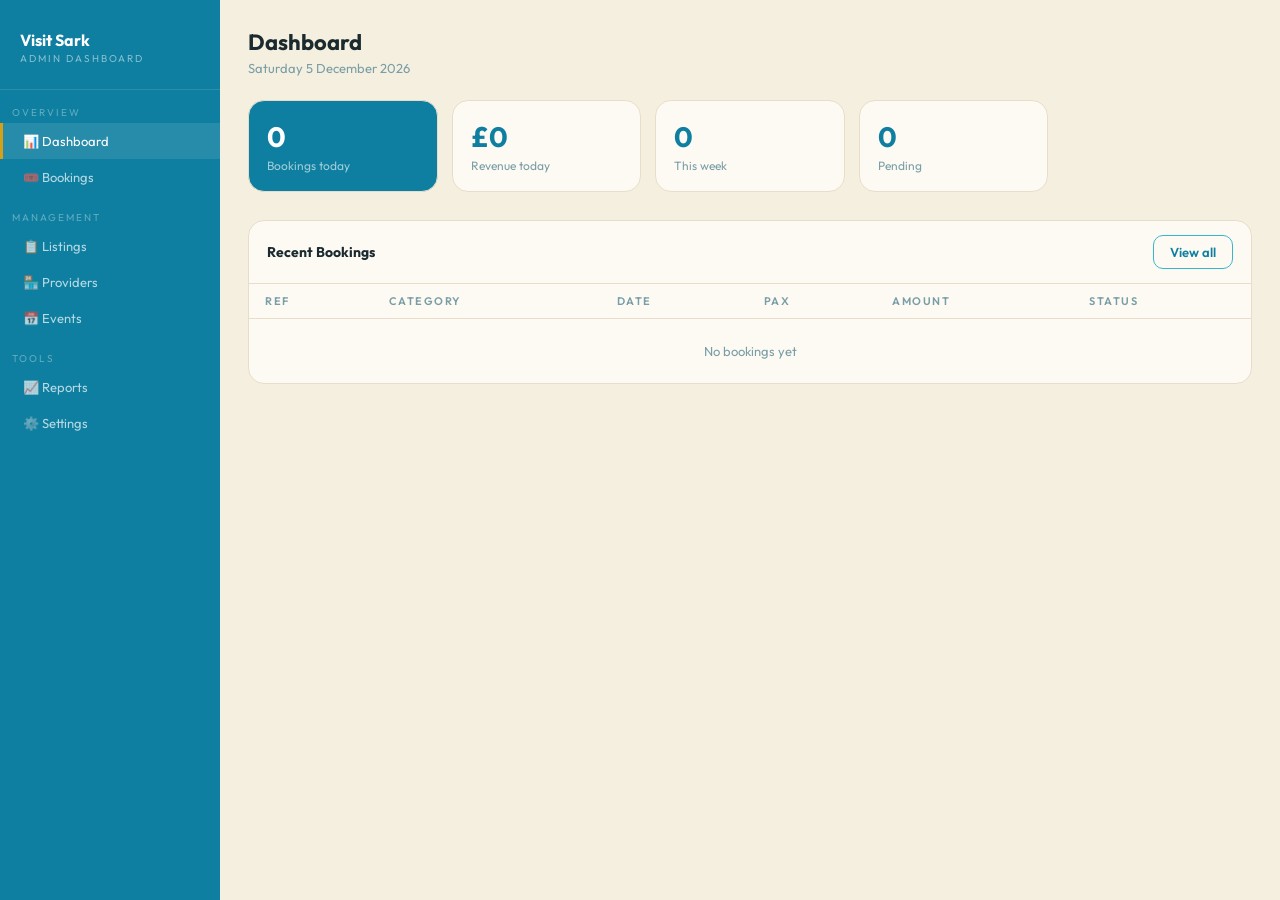
<file: admin.html>
<!DOCTYPE html>
<html lang="en">
<head>
<meta charset="UTF-8">
<meta name="viewport" content="width=device-width, initial-scale=1.0">
<meta name="theme-color" content="#1a9bbc">
<title>Visit Sark — Admin</title>
<link href="https://fonts.googleapis.com/css2?family=Outfit:wght@300;400;500;600;700&display=swap" rel="stylesheet">
<style>
:root {
  --sea: #38b6cc; --sea-deep: #0e7fa0; --sea-pale: #e4f8fb;
  --terra: #c4612a; --gold: #d4a017;
  --sand: #f5efe0; --cream: #fdfaf4; --parchment: #e8ddc8;
  --ink: #1a2a2e; --fog: #7a9ea6;
  --success: #2e7d52; --warn: #b45309; --error: #c0392b;
}
* { margin: 0; padding: 0; box-sizing: border-box; }
body { font-family: 'Outfit', sans-serif; background: var(--sand); color: var(--ink); display: flex; min-height: 100vh; }

/* Sidebar */
.sidebar { width: 220px; background: var(--sea-deep); color: #fff; flex-shrink: 0; display: flex; flex-direction: column; padding: 24px 0; min-height: 100vh; }
.sidebar-logo { padding: 0 20px 24px; border-bottom: 1px solid rgba(255,255,255,.12); }
.sidebar-logo-mark { font-size: 28px; margin-bottom: 6px; }
.sidebar-logo h1 { font-size: 16px; font-weight: 700; }
.sidebar-logo p { font-size: 10px; opacity: .5; letter-spacing: 2px; text-transform: uppercase; margin-top: 2px; }
.nav-section { padding: 16px 12px 4px; font-size: 10px; text-transform: uppercase; letter-spacing: 2px; color: rgba(255,255,255,.35); }
.nav-item { display: flex; align-items: center; gap: 10px; padding: 10px 20px; font-size: 13px; color: rgba(255,255,255,.7); cursor: pointer; border-left: 3px solid transparent; transition: all .15s; }
.nav-item:hover { color: #fff; background: rgba(255,255,255,.07); }
.nav-item.active { color: #fff; border-left-color: var(--gold); background: rgba(255,255,255,.1); }

/* Main content */
.main { flex: 1; overflow-y: auto; padding: 28px 28px 60px; }
.page { display: none; }
.page.active { display: block; }
.page-title { font-size: 22px; font-weight: 700; margin-bottom: 4px; }
.page-sub { font-size: 13px; color: var(--fog); margin-bottom: 24px; }

/* Stats grid */
.stats-grid { display: grid; grid-template-columns: repeat(auto-fill, minmax(160px, 1fr)); gap: 14px; margin-bottom: 28px; }
.stat-card { background: var(--cream); border-radius: 16px; padding: 18px; border: 1px solid var(--parchment); }
.stat-card .n { font-size: 28px; font-weight: 700; color: var(--sea-deep); margin-bottom: 4px; }
.stat-card .l { font-size: 12px; color: var(--fog); }
.stat-card.accent { background: var(--sea-deep); color: #fff; }
.stat-card.accent .n { color: #fff; }
.stat-card.accent .l { color: rgba(255,255,255,.6); }

/* Table */
.table-wrap { background: var(--cream); border-radius: 16px; border: 1px solid var(--parchment); overflow: hidden; }
.table-header { padding: 14px 18px; border-bottom: 1px solid var(--parchment); display: flex; align-items: center; justify-content: space-between; }
.table-header h3 { font-size: 14px; }
table { width: 100%; border-collapse: collapse; }
th { text-align: left; padding: 10px 16px; font-size: 11px; text-transform: uppercase; letter-spacing: 1.5px; color: var(--fog); border-bottom: 1px solid var(--parchment); font-weight: 600; }
td { padding: 11px 16px; font-size: 13px; border-bottom: 1px solid #f3ede0; }
tr:last-child td { border-bottom: none; }
tr:hover td { background: #faf6ee; }

/* Badge */
.badge { display: inline-block; padding: 3px 9px; border-radius: 20px; font-size: 11px; font-weight: 600; }
.badge.valid    { background: #e8f5ee; color: var(--success); }
.badge.used     { background: #f3f3f3; color: #888; }
.badge.pending  { background: #fff7e0; color: var(--warn); }
.badge.cancelled{ background: #fdecea; color: var(--error); }

/* Btn */
.btn { padding: 8px 16px; border: none; border-radius: 10px; font-size: 13px; font-weight: 600; cursor: pointer; font-family: 'Outfit', sans-serif; }
.btn-primary { background: var(--sea-deep); color: #fff; }
.btn-ghost   { background: transparent; color: var(--sea-deep); border: 1.5px solid var(--sea); }
.btn-danger  { background: var(--error); color: #fff; }
.field-label { display: block; font-size: 11px; font-weight: 600; text-transform: uppercase; letter-spacing: 1px; color: var(--fog); margin-bottom: 5px; }
.field-input { width: 100%; padding: 9px 12px; border: 1.5px solid var(--parchment); border-radius: 10px; font-size: 13px; font-family: 'Outfit', sans-serif; outline: none; background: var(--cream); }
.field-input:focus { border-color: var(--sea); }
.day-check { display: flex; align-items: center; gap: 4px; font-size: 12px; padding: 4px 10px; border: 1.5px solid var(--parchment); border-radius: 8px; cursor: pointer; }
.day-check:has(input:checked) { background: var(--sea-pale); border-color: var(--sea-deep); color: var(--sea-deep); }
</style>
</head>
<body>

<nav class="sidebar">
  <div class="sidebar-logo">
    <div class="sidebar-logo-mark"></div>
    <h1>Visit Sark</h1>
    <p>Admin Dashboard</p>
  </div>

  <div class="nav-section">Overview</div>
  <div class="nav-item active" onclick="showPage('dashboard',this)">📊 Dashboard</div>
  <div class="nav-item" onclick="showPage('bookings',this)">🎟️ Bookings</div>

  <div class="nav-section">Management</div>
  <div class="nav-item" onclick="showPage('listings',this)">📋 Listings</div>
  <div class="nav-item" onclick="showPage('providers',this)">🏪 Providers</div>
  <div class="nav-item" onclick="showPage('events',this)">📅 Events</div>

  <div class="nav-section">Tools</div>
  <div class="nav-item" onclick="showPage('reports',this)">📈 Reports</div>
  <div class="nav-item" onclick="showPage('settings',this)">⚙️ Settings</div>
</nav>

<main class="main">

  <!-- DASHBOARD -->
  <div class="page active" id="page-dashboard">
    <div class="page-title">Dashboard</div>
    <div class="page-sub" id="dash-date"></div>

    <div class="stats-grid">
      <div class="stat-card accent"><div class="n" id="s-today">0</div><div class="l">Bookings today</div></div>
      <div class="stat-card"><div class="n" id="s-revenue">£0</div><div class="l">Revenue today</div></div>
      <div class="stat-card"><div class="n" id="s-week">0</div><div class="l">This week</div></div>
      <div class="stat-card"><div class="n" id="s-pending">0</div><div class="l">Pending</div></div>
    </div>

    <div class="table-wrap">
      <div class="table-header">
        <h3>Recent Bookings</h3>
        <button class="btn btn-ghost" onclick="showPage('bookings', document.querySelector('[onclick*=bookings]'))">View all</button>
      </div>
      <table>
        <thead><tr><th>Ref</th><th>Category</th><th>Date</th><th>Pax</th><th>Amount</th><th>Status</th></tr></thead>
        <tbody id="recent-tbody">
          <tr><td colspan="6" style="text-align:center;padding:24px;color:#7a9ea6;">No bookings yet</td></tr>
        </tbody>
      </table>
    </div>
  </div>

  <!-- BOOKINGS -->
  <div class="page" id="page-bookings">
    <div class="page-title">All Bookings</div>
    <div class="page-sub">Search and manage all bookings</div>
    <div class="table-wrap">
      <div class="table-header">
        <h3>Bookings</h3>
        <input type="text" placeholder="Search reference…" style="padding:7px 12px;border:1.5px solid #e0d8c8;border-radius:10px;font-size:13px;outline:none;font-family:'Outfit',sans-serif;">
      </div>
      <table>
        <thead><tr><th>Ref</th><th>Category</th><th>Booking Date</th><th>Name / Detail</th><th>Amount</th><th>Status</th><th></th></tr></thead>
        <tbody><tr><td colspan="7" style="text-align:center;padding:24px;color:#7a9ea6;">No bookings yet</td></tr></tbody>
      </table>
    </div>
  </div>

  <!-- LISTINGS -->
  <div class="page" id="page-listings">
    <div class="page-title">Listings</div>
    <div class="page-sub">Manage what appears in the Visit Sark app</div>
    <div style="text-align:center;padding:60px;color:var(--fog);">
      <div style="font-size:40px;margin-bottom:12px;">📋</div>
      <div>Listing management coming soon</div>
    </div>
  </div>

  <!-- PROVIDERS -->
  <div class="page" id="page-providers">
    <div class="page-title">Providers</div>
    <div class="page-sub">Manage operator accounts and access</div>
    <div style="text-align:center;padding:60px;color:var(--fog);">
      <div style="font-size:40px;margin-bottom:12px;">🏪</div>
      <div>Provider logins coming in next phase</div>
    </div>
  </div>

  <!-- EVENTS -->
  <div class="page" id="page-events">
    <div class="page-title">Events</div>
    <div class="page-sub">Add and manage What's On events</div>

    <!-- Add event form -->
    <div class="table-wrap" style="padding:20px;margin-bottom:24px;">
      <h3 style="font-size:14px;margin-bottom:16px;">Add Event</h3>
      <div style="display:grid;grid-template-columns:1fr 1fr;gap:12px;">
        <div style="grid-column:1/-1">
          <label class="field-label">Name</label>
          <input id="ev-name" type="text" placeholder="Event name" class="field-input">
        </div>
        <div style="grid-column:1/-1">
          <label class="field-label">Description</label>
          <input id="ev-desc" type="text" placeholder="Short description" class="field-input">
        </div>
        <div>
          <label class="field-label">Type</label>
          <select id="ev-type" class="field-input">
            <option value="festival">Festival</option>
            <option value="sports">Sports</option>
            <option value="nature">Nature</option>
            <option value="community" selected>Community</option>
            <option value="arts">Arts</option>
            <option value="ferry">Ferry</option>
          </select>
        </div>
        <div>
          <label class="field-label">Colour</label>
          <select id="ev-color" class="field-input">
            <option value="#e07a45">Orange — Festival</option>
            <option value="#38b6cc">Teal — Sports</option>
            <option value="#7ad45a">Green — Nature</option>
            <option value="#c4892a" selected>Gold — Community</option>
            <option value="#a855f7">Purple — Arts</option>
            <option value="#1a6bb5">Blue — Ferry</option>
          </select>
        </div>
        <div style="grid-column:1/-1">
          <label class="field-label" style="display:flex;align-items:center;gap:8px;cursor:pointer;">
            <input type="checkbox" id="ev-recurring" onchange="toggleRecurring(this)"> Recurring event
          </label>
        </div>
        <!-- One-off -->
        <div id="ev-oneoff">
          <label class="field-label">Date</label>
          <input id="ev-date" type="date" class="field-input">
        </div>
        <!-- Recurring -->
        <div id="ev-recur" style="display:none;grid-column:1/-1;">
          <div style="display:grid;grid-template-columns:1fr 1fr;gap:12px;margin-bottom:12px;">
            <div>
              <label class="field-label">From</label>
              <input id="ev-recur-start" type="date" class="field-input">
            </div>
            <div>
              <label class="field-label">To</label>
              <input id="ev-recur-end" type="date" class="field-input">
            </div>
          </div>
          <label class="field-label">Repeat on days (leave all unchecked for every day)</label>
          <div style="display:flex;gap:8px;flex-wrap:wrap;margin-top:6px;">
            <label class="day-check"><input type="checkbox" name="recur-day" value="0"> Sun</label>
            <label class="day-check"><input type="checkbox" name="recur-day" value="1"> Mon</label>
            <label class="day-check"><input type="checkbox" name="recur-day" value="2"> Tue</label>
            <label class="day-check"><input type="checkbox" name="recur-day" value="3"> Wed</label>
            <label class="day-check"><input type="checkbox" name="recur-day" value="4"> Thu</label>
            <label class="day-check"><input type="checkbox" name="recur-day" value="5"> Fri</label>
            <label class="day-check"><input type="checkbox" name="recur-day" value="6"> Sat</label>
          </div>
        </div>
      </div>
      <button class="btn btn-primary" style="margin-top:16px;" onclick="adminAddEvent()">Add Event</button>
      <span id="ev-msg" style="font-size:12px;margin-left:12px;color:var(--fog);"></span>
    </div>

    <!-- Events list -->
    <div class="table-wrap">
      <div class="table-header">
        <h3>All Events</h3>
        <button class="btn btn-ghost" onclick="adminLoadEvents()">Refresh</button>
      </div>
      <table>
        <thead><tr><th>Name</th><th>Type</th><th>Date / Recurrence</th><th></th></tr></thead>
        <tbody id="events-tbody">
          <tr><td colspan="4" style="text-align:center;padding:24px;color:var(--fog);">Loading…</td></tr>
        </tbody>
      </table>
    </div>
  </div>

  <!-- REPORTS -->
  <div class="page" id="page-reports">
    <div class="page-title">Reports</div>
    <div class="page-sub">Revenue and booking analytics</div>
    <div style="text-align:center;padding:60px;color:var(--fog);">
      <div style="font-size:40px;margin-bottom:12px;">📈</div>
      <div>Analytics coming soon</div>
    </div>
  </div>

  <!-- SETTINGS -->
  <div class="page" id="page-settings">
    <div class="page-title">Settings</div>
    <div class="page-sub">Platform configuration</div>
    <div class="table-wrap" style="padding:20px;">
      <p style="font-size:13px;color:var(--fog);margin-bottom:14px;">Configure your Cloudflare Worker URL and other integration settings.</p>
      <label style="font-size:12px;font-weight:600;display:block;margin-bottom:6px;">Cloudflare Worker URL</label>
      <input type="url" placeholder="https://visit-sark-worker.YOUR_SUBDOMAIN.workers.dev" style="width:100%;padding:10px 14px;border:1.5px solid #e0d8c8;border-radius:10px;font-size:13px;font-family:'Outfit',sans-serif;outline:none;margin-bottom:14px;">
      <label style="font-size:12px;font-weight:600;display:block;margin-bottom:6px;">Supabase Project URL</label>
      <input type="url" placeholder="https://xxxx.supabase.co" style="width:100%;padding:10px 14px;border:1.5px solid #e0d8c8;border-radius:10px;font-size:13px;font-family:'Outfit',sans-serif;outline:none;margin-bottom:14px;">
      <button class="btn btn-primary">Save Settings</button>
    </div>
  </div>

</main>

<script>
const WORKER_URL = localStorage.getItem('vs_worker_url') ||
  (location.hostname === 'localhost' || location.hostname === '127.0.0.1'
    ? 'http://localhost:8787'
    : 'https://YOUR_WORKER.workers.dev');
const ADMIN_TOKEN = localStorage.getItem('vs_admin_token') || '';

function showPage(id, el) {
  document.querySelectorAll('.page').forEach(p => p.classList.remove('active'));
  document.querySelectorAll('.nav-item').forEach(n => n.classList.remove('active'));
  document.getElementById('page-' + id).classList.add('active');
  if (el) el.classList.add('active');
  if (id === 'events') adminLoadEvents();
}

document.getElementById('dash-date').textContent =
  new Date().toLocaleDateString('en-GB', { weekday: 'long', day: 'numeric', month: 'long', year: 'numeric' });

// ── EVENTS ───────────────────────────────────────────────────────────────────

function toggleRecurring(cb) {
  document.getElementById('ev-oneoff').style.display = cb.checked ? 'none' : '';
  document.getElementById('ev-recur').style.display  = cb.checked ? '' : 'none';
}

async function adminLoadEvents() {
  const tbody = document.getElementById('events-tbody');
  tbody.innerHTML = '<tr><td colspan="4" style="text-align:center;padding:24px;color:var(--fog);">Loading…</td></tr>';
  try {
    const res = await fetch(`${WORKER_URL}/events`);
    const rows = await res.json();
    if (!rows.length) {
      tbody.innerHTML = '<tr><td colspan="4" style="text-align:center;padding:24px;color:var(--fog);">No events yet</td></tr>';
      return;
    }
    const DAYS = ['Sun','Mon','Tue','Wed','Thu','Fri','Sat'];
    tbody.innerHTML = rows.map(r => {
      const dateStr = r.recurring
        ? `Every ${r.recur_days?.map(d=>DAYS[d]).join(', ')||'day'} · ${r.recur_start} → ${r.recur_end}`
        : r.event_date;
      return `<tr>
        <td><strong>${r.name}</strong><br><span style="font-size:11px;color:var(--fog)">${r.description||''}</span></td>
        <td><span class="badge" style="background:${r.color}22;color:${r.color}">${r.type}</span></td>
        <td style="font-size:12px">${dateStr}</td>
        <td><button class="btn btn-danger" style="padding:4px 10px;font-size:11px" onclick="adminDeleteEvent('${r.id}')">Delete</button></td>
      </tr>`;
    }).join('');
  } catch(e) {
    tbody.innerHTML = '<tr><td colspan="4" style="text-align:center;padding:24px;color:var(--error);">Failed to load — check Worker URL and token in Settings</td></tr>';
  }
}

async function adminAddEvent() {
  const msg = document.getElementById('ev-msg');
  const recurring = document.getElementById('ev-recurring').checked;
  const body = {
    name:        document.getElementById('ev-name').value.trim(),
    description: document.getElementById('ev-desc').value.trim(),
    type:        document.getElementById('ev-type').value,
    color:       document.getElementById('ev-color').value,
    recurring,
  };
  if (!body.name) { msg.textContent = 'Name is required.'; return; }
  if (recurring) {
    body.recur_start = document.getElementById('ev-recur-start').value;
    body.recur_end   = document.getElementById('ev-recur-end').value;
    body.recur_days  = [...document.querySelectorAll('input[name=recur-day]:checked')].map(i=>parseInt(i.value));
    if (!body.recur_start || !body.recur_end) { msg.textContent = 'Start and end dates required.'; return; }
  } else {
    body.event_date = document.getElementById('ev-date').value;
    if (!body.event_date) { msg.textContent = 'Date is required.'; return; }
  }
  msg.textContent = 'Saving…';
  try {
    const res = await fetch(`${WORKER_URL}/events`, {
      method: 'POST',
      headers: { 'Content-Type': 'application/json', 'X-Admin-Token': ADMIN_TOKEN },
      body: JSON.stringify(body),
    });
    if (!res.ok) throw new Error(await res.text());
    msg.textContent = 'Event added!';
    document.getElementById('ev-name').value = '';
    document.getElementById('ev-desc').value = '';
    adminLoadEvents();
  } catch(e) {
    msg.textContent = 'Error: ' + e.message;
  }
}

async function adminDeleteEvent(id) {
  if (!confirm('Delete this event?')) return;
  await fetch(`${WORKER_URL}/events`, {
    method: 'DELETE',
    headers: { 'Content-Type': 'application/json', 'X-Admin-Token': ADMIN_TOKEN },
    body: JSON.stringify({ id }),
  });
  adminLoadEvents();
}
</script>
</body>
</html>
</file>
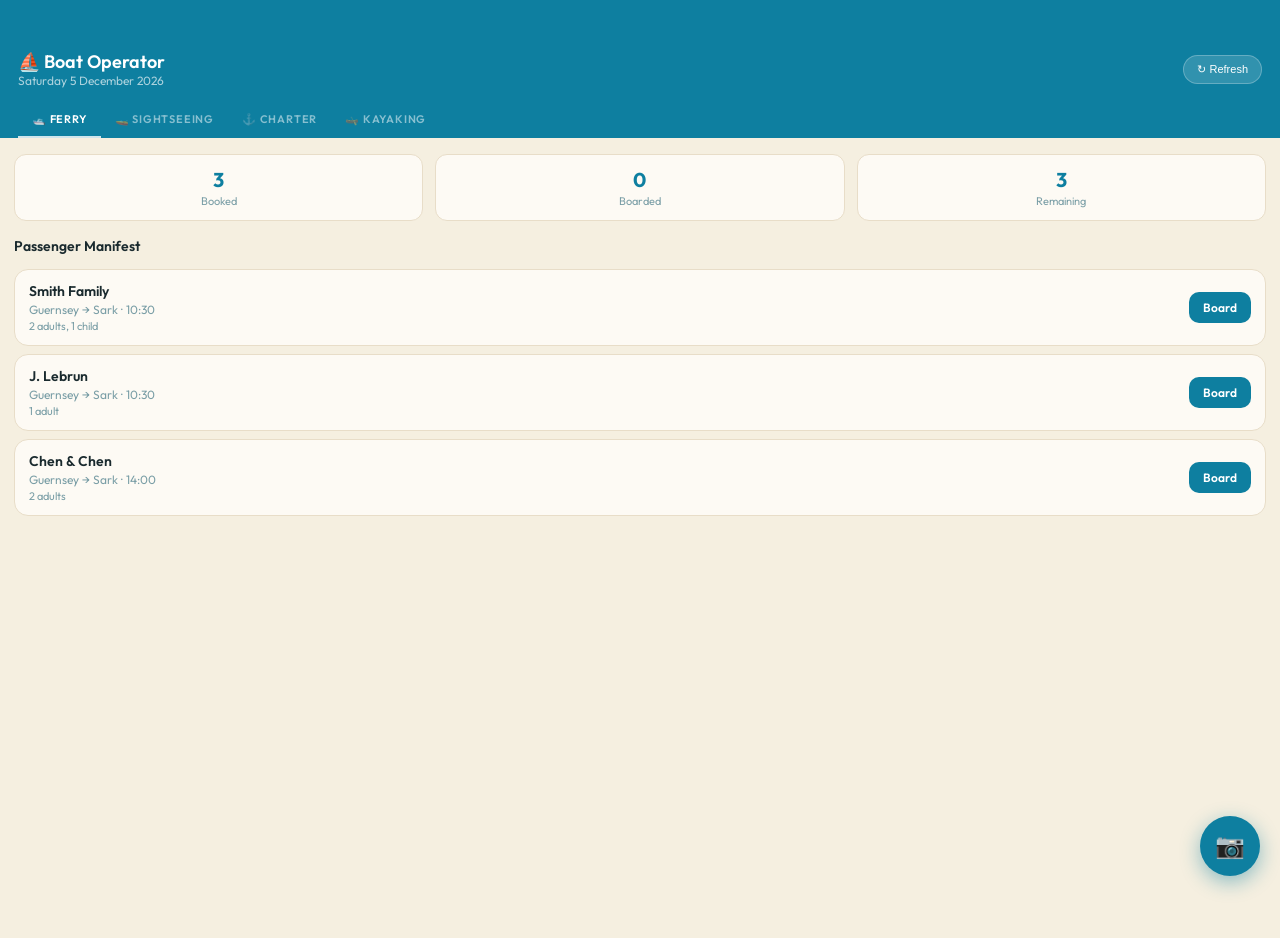
<file: boat-operator.html>
<!DOCTYPE html>
<html lang="en">
<head>
<meta charset="UTF-8">
<meta name="viewport" content="width=device-width, initial-scale=1.0, maximum-scale=1.0, user-scalable=no">
<meta name="theme-color" content="#0e7fa0">
<meta name="apple-mobile-web-app-capable" content="yes">
<meta name="apple-mobile-web-app-title" content="Visit Sark — Ferry">
<link rel="manifest" href="manifest.json">
<title>Visit Sark — Boat Operator</title>
<link href="https://fonts.googleapis.com/css2?family=Outfit:wght@300;400;500;600&display=swap" rel="stylesheet">
<style>
:root {
  --sea: #38b6cc; --sea-deep: #0e7fa0; --sea-pale: #e4f8fb;
  --sand: #f5efe0; --cream: #fdfaf4;
  --ink: #1a2a2e; --fog: #7a9ea6;
  --success: #2e7d52; --error: #c0392b;
}
* { margin: 0; padding: 0; box-sizing: border-box; }
body { font-family: 'Outfit', sans-serif; background: var(--sea-deep); color: #fff; min-height: 100vh; }

.header { padding: 50px 18px 0; background: var(--sea-deep); }
.header-top { display: flex; align-items: center; justify-content: space-between; padding-bottom: 14px; }
h1 { font-size: 18px; font-weight: 600; }
.date-badge { font-size: 12px; opacity: .65; }

/* Service tabs */
.service-tabs { display: flex; gap: 0; overflow-x: auto; scrollbar-width: none; padding-bottom: 0; }
.service-tabs::-webkit-scrollbar { display: none; }
.service-tab { flex-shrink: 0; padding: 10px 14px; background: transparent; border: none; color: rgba(255,255,255,.5); font-size: 11px; font-weight: 600; letter-spacing: .8px; text-transform: uppercase; cursor: pointer; border-bottom: 2px solid transparent; white-space: nowrap; font-family: 'Outfit', sans-serif; }
.service-tab.active { color: #fff; border-bottom-color: rgba(255,255,255,.8); }

.content { background: var(--sand); min-height: calc(100vh - 100px); padding: 16px 14px 80px; }

/* Manifest */
.manifest-header { display: flex; align-items: center; justify-content: space-between; margin-bottom: 14px; }
.manifest-title { font-size: 14px; font-weight: 600; color: var(--ink); }
.pax-count { font-size: 22px; font-weight: 700; color: var(--sea-deep); }
.pax-label { font-size: 11px; color: var(--fog); }

.passenger-list { display: flex; flex-direction: column; gap: 8px; }
.passenger-card { background: var(--cream); border-radius: 14px; padding: 12px 14px; display: flex; align-items: center; gap: 12px; border: 1px solid #e8ddc8; }
.passenger-card.boarded { border-color: var(--success); background: #f0faf4; }
.pax-info { flex: 1; }
.pax-name { font-weight: 600; font-size: 14px; color: var(--ink); }
.pax-detail { font-size: 12px; color: var(--fog); margin-top: 2px; }
.pax-tickets { font-size: 11px; color: var(--fog); margin-top: 2px; }
.board-btn { padding: 8px 14px; border: none; border-radius: 10px; background: var(--sea-deep); color: #fff; font-size: 12px; font-weight: 600; cursor: pointer; font-family: 'Outfit', sans-serif; }
.board-btn.boarded { background: var(--success); }
.board-btn:disabled { opacity: .5; cursor: default; }

/* Scan button */
.scan-fab { position: fixed; bottom: 24px; right: 20px; width: 60px; height: 60px; border-radius: 50%; background: var(--sea-deep); border: none; color: #fff; font-size: 24px; cursor: pointer; box-shadow: 0 6px 20px rgba(14,127,160,.45); display: flex; align-items: center; justify-content: center; }

/* Stats bar */
.stats-bar { display: flex; gap: 12px; margin-bottom: 16px; }
.stat { flex: 1; background: var(--cream); border-radius: 12px; padding: 12px; text-align: center; border: 1px solid #e8ddc8; }
.stat-n { font-size: 20px; font-weight: 700; color: var(--sea-deep); }
.stat-l { font-size: 11px; color: var(--fog); margin-top: 2px; }
</style>
</head>
<body>

<div class="header">
  <div class="header-top">
    <div>
      <h1>⛵ Boat Operator</h1>
      <div class="date-badge" id="today-date"></div>
    </div>
    <button style="background:rgba(255,255,255,.15);border:1px solid rgba(255,255,255,.25);border-radius:20px;padding:7px 13px;font-size:11px;color:#fff;cursor:pointer;" onclick="refreshManifest()">↻ Refresh</button>
  </div>
  <div class="service-tabs">
    <button class="service-tab active" onclick="setService('ferry',this)">🛥️ Ferry</button>
    <button class="service-tab" onclick="setService('sightseeing',this)">🚤 Sightseeing</button>
    <button class="service-tab" onclick="setService('charter',this)">⚓ Charter</button>
    <button class="service-tab" onclick="setService('kayak',this)">🛶 Kayaking</button>
  </div>
</div>

<div class="content" id="content">
  <div class="stats-bar">
    <div class="stat"><div class="stat-n" id="stat-total">—</div><div class="stat-l">Booked</div></div>
    <div class="stat"><div class="stat-n" id="stat-boarded">0</div><div class="stat-l">Boarded</div></div>
    <div class="stat"><div class="stat-n" id="stat-remaining">—</div><div class="stat-l">Remaining</div></div>
  </div>

  <div class="manifest-header">
    <div class="manifest-title">Passenger Manifest</div>
  </div>

  <div class="passenger-list" id="passenger-list">
    <!-- Populated by JS -->
    <div style="text-align:center;padding:40px;color:#7a9ea6;font-size:14px;">
      Loading manifest…
    </div>
  </div>
</div>

<button class="scan-fab" onclick="scanQR()" title="Scan QR">📷</button>

<script>
let currentService = 'ferry';
let manifest = [];
let boarded = new Set();

document.getElementById('today-date').textContent =
  new Date().toLocaleDateString('en-GB', { weekday: 'long', day: 'numeric', month: 'long', year: 'numeric' });

function setService(s, el) {
  currentService = s;
  document.querySelectorAll('.service-tab').forEach(t => t.classList.remove('active'));
  el.classList.add('active');
  loadManifest();
}

async function loadManifest() {
  // TODO: fetch from Cloudflare Worker / Supabase
  // const res = await fetch(`${WORKER_URL}/manifest?service=${currentService}&date=${today}`);
  // manifest = await res.json();

  // Demo data
  manifest = [
    { id: '1', name: 'Smith Family', detail: 'Guernsey → Sark · 10:30', tickets: '2 adults, 1 child' },
    { id: '2', name: 'J. Lebrun',    detail: 'Guernsey → Sark · 10:30', tickets: '1 adult' },
    { id: '3', name: 'Chen & Chen',  detail: 'Guernsey → Sark · 14:00', tickets: '2 adults' },
  ];

  updateStats();
  renderManifest();
}

function updateStats() {
  document.getElementById('stat-total').textContent = manifest.length;
  document.getElementById('stat-boarded').textContent = boarded.size;
  document.getElementById('stat-remaining').textContent = manifest.length - boarded.size;
}

function renderManifest() {
  const list = document.getElementById('passenger-list');
  if (!manifest.length) {
    list.innerHTML = '<div style="text-align:center;padding:40px;color:#7a9ea6;font-size:14px;">No bookings for today</div>';
    return;
  }
  list.innerHTML = manifest.map(p => {
    const done = boarded.has(p.id);
    return `<div class="passenger-card ${done ? 'boarded' : ''}" id="pax-${p.id}">
      <div class="pax-info">
        <div class="pax-name">${p.name}</div>
        <div class="pax-detail">${p.detail}</div>
        <div class="pax-tickets">${p.tickets}</div>
      </div>
      <button class="board-btn ${done ? 'boarded' : ''}" onclick="markBoarded('${p.id}')" ${done ? 'disabled' : ''}>
        ${done ? '✓ Boarded' : 'Board'}
      </button>
    </div>`;
  }).join('');
}

function markBoarded(id) {
  boarded.add(id);
  updateStats();
  renderManifest();
}

function refreshManifest() {
  manifest = [];
  boarded.clear();
  document.getElementById('passenger-list').innerHTML = '<div style="text-align:center;padding:40px;color:#7a9ea6;font-size:14px;">Loading…</div>';
  loadManifest();
}

async function scanQR() {
  alert('QR scanning — implement with jsQR or a native camera integration.');
}

loadManifest();
</script>
</body>
</html>
</file>
